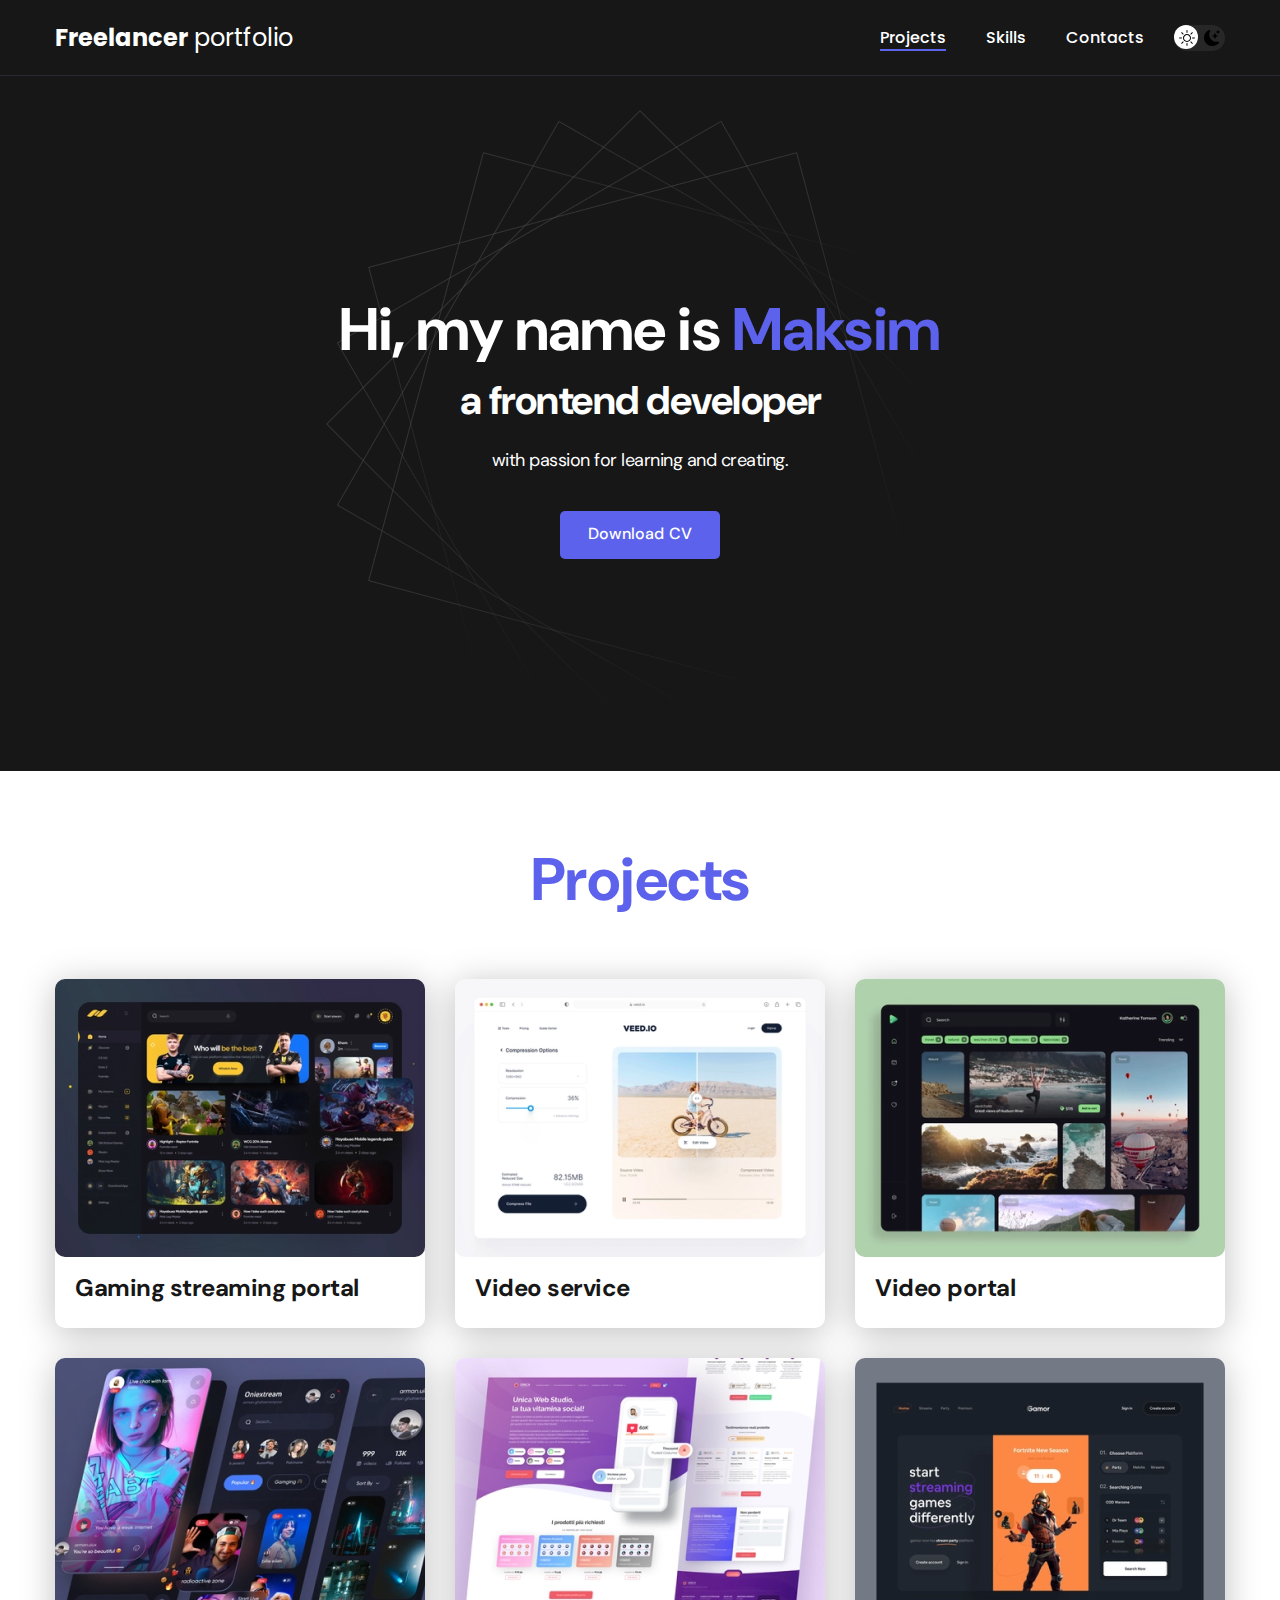
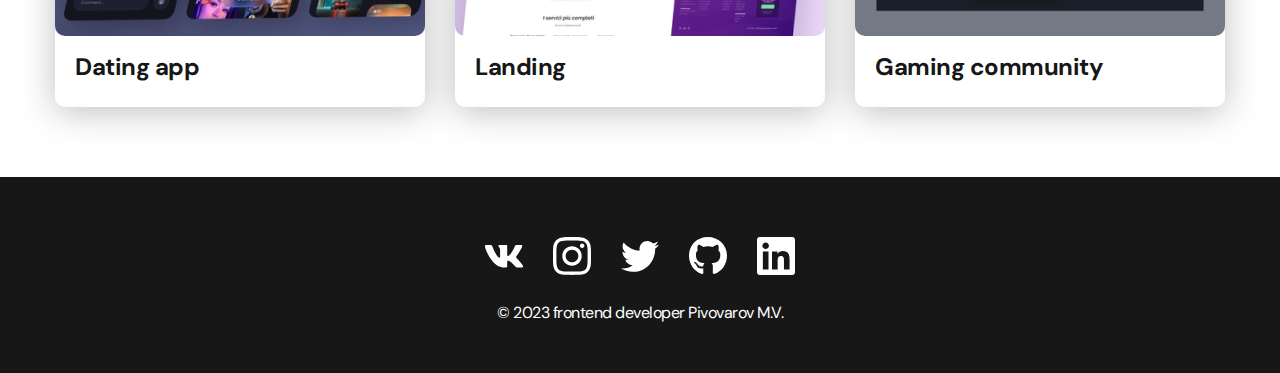
<file: index.html>
<!DOCTYPE html>
<html lang="en">
<head>
    <meta charset="UTF-8">
    <meta http-equiv="X-UA-Compatible" content="IE=edge">
    <meta name="viewport" content="width=device-width, initial-scale=1.0">
    <title>Freelancer portfolio</title>
    <link rel="stylesheet" href="./css/main.css">
    <link rel="preconnect" href="https://fonts.googleapis.com">
<link rel="preconnect" href="https://fonts.gstatic.com" crossorigin>
<link href="https://fonts.googleapis.com/css2?family=DM+Sans:wght@400;500;700&family=Poppins:wght@400;500;700&display=swap" rel="stylesheet">

</head>
<body>
    <nav class="nav">
        <div class="container">
            <div class="nav-row">
                <a class="logo" href="./index.html" ><strong>Freelancer</strong> portfolio</a>
                <button class="dark-mode-btn">
                    <img src="./img/icons/sun.svg" alt="light mode" class="dark-mode-btn__icon">
                    <img src="./img/icons/moon.svg" alt="dark mode" class="dark-mode-btn__icon">
                </button>
                <ul class="nav-list">
                    <li class="nav-list__item"><a href="./index.html" class="nav-list__link nav-list__link--activ">Projects</a></li>
                    <li class="nav-list__item"><a href="./skills.html" class="nav-list__link">Skills</a></li>
                    <li class="nav-list__item"><a href="./contacts.html" class="nav-list__link">Contacts</a></li>
                </ul>
            </div>
        </div>
    </nav>
    <header class="header">
            <div class="header__wrapper">
                <h1 class="header__title"><strong>Hi, my name is <em> Maksim </em> </strong>
                    <br> a frontend developer</h1>
                <div class="header__text">
                    <p>with passion for learning and creating.</p>
                </div>   
                <a class="btn" href="#">Download CV</a>
            </div>
    </header>
    <main class="section">
        <div class="container">
            <h2 class="title-1">Projects</h2>
            <ul class="projects">
                <li class="project">
                    <a href="#">
                        <img class="project__img" src="./img/projects/01.jpg" alt="project img">
                        <h3 class="project__title">Gaming streaming portal</h3>
                    </a>
                </li>
                <li class="project">
                    <a href="./project-page.html">
                        <img class="project__img" src="./img/projects/02.jpg" alt="project img">
                        <h3 class="project__title">Video service</h3>
                    </a>
                </li>
                <li class="project">
                    <a href="#">
                        <img class="project__img" src="./img/projects/03.jpg" alt="project img">
                        <h3 class="project__title">Video portal</h3>
                    </a>
                </li>
                <li class="project">
                    <a href="#">
                        <img class="project__img" src="./img/projects/04.jpg" alt="project img">
                        <h3 class="project__title">Dating app</h3>
                    </a>
                </li>
                <li class="project">
                    <a href="#">
                        <img class="project__img" src="./img/projects/05.jpg" alt="project img">
                        <h3 class="project__title">Landing</h3>
                    </a>
                </li>
                <li class="project">
                    <a href="#">
                        <img class="project__img" src="./img/projects/06.jpg" alt="project img">
                        <h3 class="project__title">Gaming community</h3>
                    </a>
                </li>
            </ul>
        </div>
    </main>
    <footer class="footer">
        <div class="container">
            <div class="footer-wrapper">
                <ul class="social">
                    <li class="social__item"><a href="#!"> <img src="./img/icons/vk.svg" alt="vk"></a> </li>
                    <li class="social__item"><a href="#!"> <img src="./img/icons/instagram.svg" alt="vk"></a> </li>
                    <li class="social__item"><a href="#!"> <img src="./img/icons/twitter.svg" alt="vk"></a> </li>
                    <li class="social__item"><a href="#!"> <img src="./img/icons/gitHub.svg" alt="vk"></a> </li>
                    <li class="social__item"><a href="#!"> <img src="./img/icons/linkedIn.svg" alt="vk"></a> </li>
                </ul>
                <div class="copyright">
                    <p>© 2023 frontend developer Pivovarov M.V.</p>
                </div>
            </div>
        </div>
    </footer>
<script src="./js/main.js"></script>
</body>
</html>
</file>
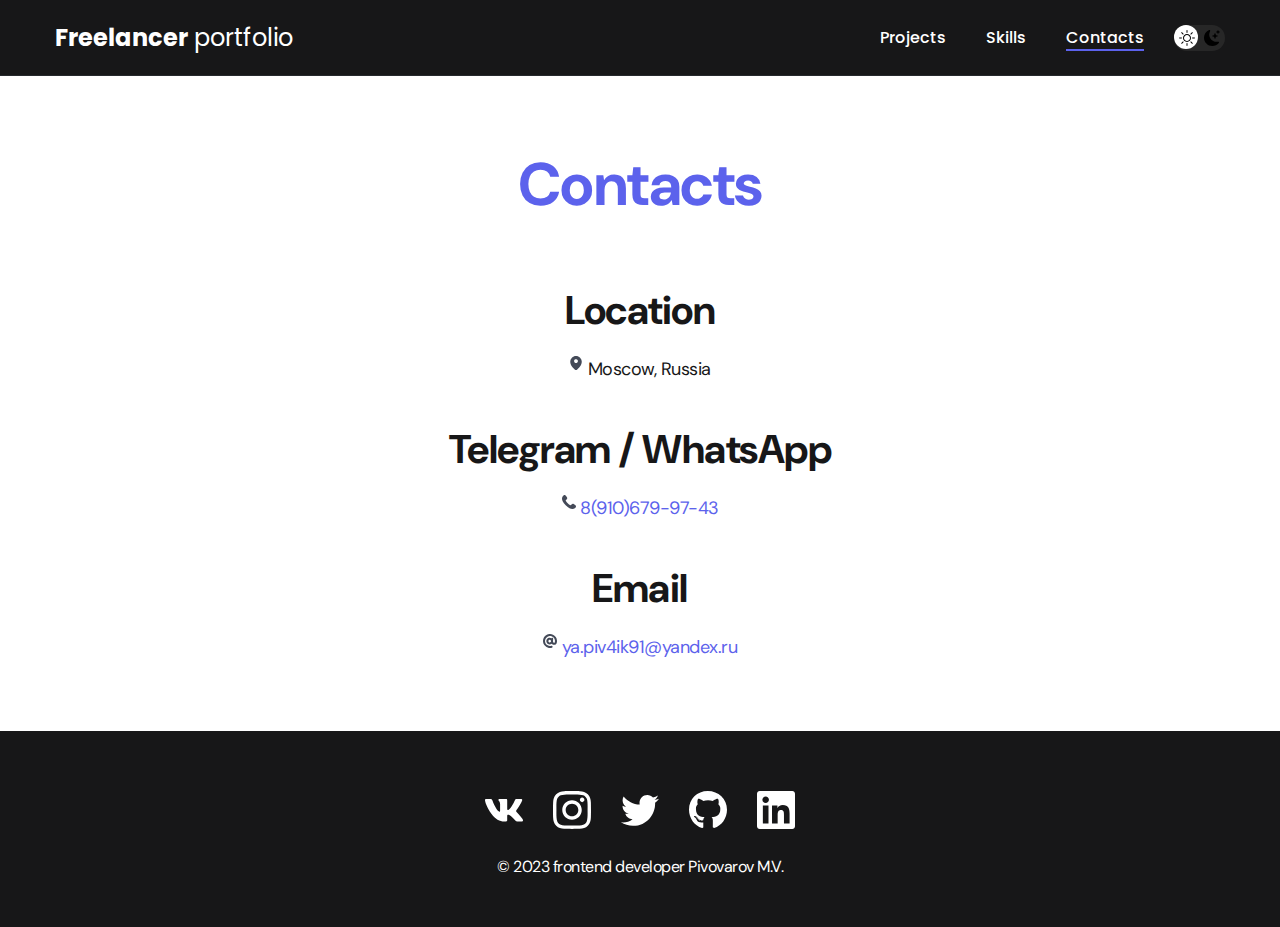
<file: contacts.html>
<!DOCTYPE html>
<html lang="en">
<head>
    <meta charset="UTF-8">
    <meta http-equiv="X-UA-Compatible" content="IE=edge">
    <meta name="viewport" content="width=device-width, initial-scale=1.0">
    <title>Freelancer portfolio</title>
    <link rel="stylesheet" href="./css/main.css">
    <link rel="preconnect" href="https://fonts.googleapis.com">
<link rel="preconnect" href="https://fonts.gstatic.com" crossorigin>
<link href="https://fonts.googleapis.com/css2?family=DM+Sans:wght@400;500;700&family=Poppins:wght@400;500;700&display=swap" rel="stylesheet">

</head>
<body>
    <nav class="nav">
        <div class="container">
            <div class="nav-row">
                <a class="logo" href="./index.html" ><strong>Freelancer</strong> portfolio</a>
                <button class="dark-mode-btn">
                    <img src="./img/icons/sun.svg" alt="light mode" class="dark-mode-btn__icon">
                    <img src="./img/icons/moon.svg" alt="dark mode" class="dark-mode-btn__icon">
                </button>
                <ul class="nav-list">
                    <li class="nav-list__item"><a href="./index.html" class="nav-list__link ">Projects</a></li>
                    <li class="nav-list__item"><a href="./skills.html" class="nav-list__link">Skills</a></li>
                    <li class="nav-list__item"><a href="./contacts.html" class="nav-list__link nav-list__link--activ">Contacts</a></li>
                </ul>
            </div>
        </div>
    </nav>

    <main class="section">
        <div class="container">
                <h1 class="title-1">Contacts</h1>
                <ul class="content-list">
                    <li class="content-list__item">
                        <h2 class="title-2">Location</h2>
                        <p class="text__text"><img class="location__img" src="./img/icons/map_location.svg" alt="map"> Moscow, Russia</p>
                    </li>
                    <li class="content-list__item">
                        <h2 class="title-2">Telegram / WhatsApp</h2>
                        <p class="text__text"><a href="tel:+79106799743"><img src="./img/icons/phone_call.svg" alt="call"> 8(910)679-97-43</a></p>
                    </li>
                    <li class="content-list__item">
                        <h2 class="title-2">Email</h2>
                        <p class="text__text"><a href="mailto:ya.piv4ik91@yandex.ru"><img src="./img/icons/email.svg" alt="Email"> ya.piv4ik91@yandex.ru</a></p>
                    </li>
                </ul>
    
        </div>
    </main>
    <footer class="footer">
        <div class="container">
            <div class="footer-wrapper">
                <ul class="social">
                    <li class="social__item"><a href="#!"> <img src="./img/icons/vk.svg" alt="vk"></a> </li>
                    <li class="social__item"><a href="#!"> <img src="./img/icons/instagram.svg" alt="vk"></a> </li>
                    <li class="social__item"><a href="#!"> <img src="./img/icons/twitter.svg" alt="vk"></a> </li>
                    <li class="social__item"><a href="#!"> <img src="./img/icons/gitHub.svg" alt="vk"></a> </li>
                    <li class="social__item"><a href="#!"> <img src="./img/icons/linkedIn.svg" alt="vk"></a> </li>
                </ul>
                <div class="copyright">
                    <p>© 2023 frontend developer Pivovarov M.V.</p>
                </div>
            </div>
        </div>
    </footer>
    <script src="./js/main.js"></script>
</body>
</html>
</file>
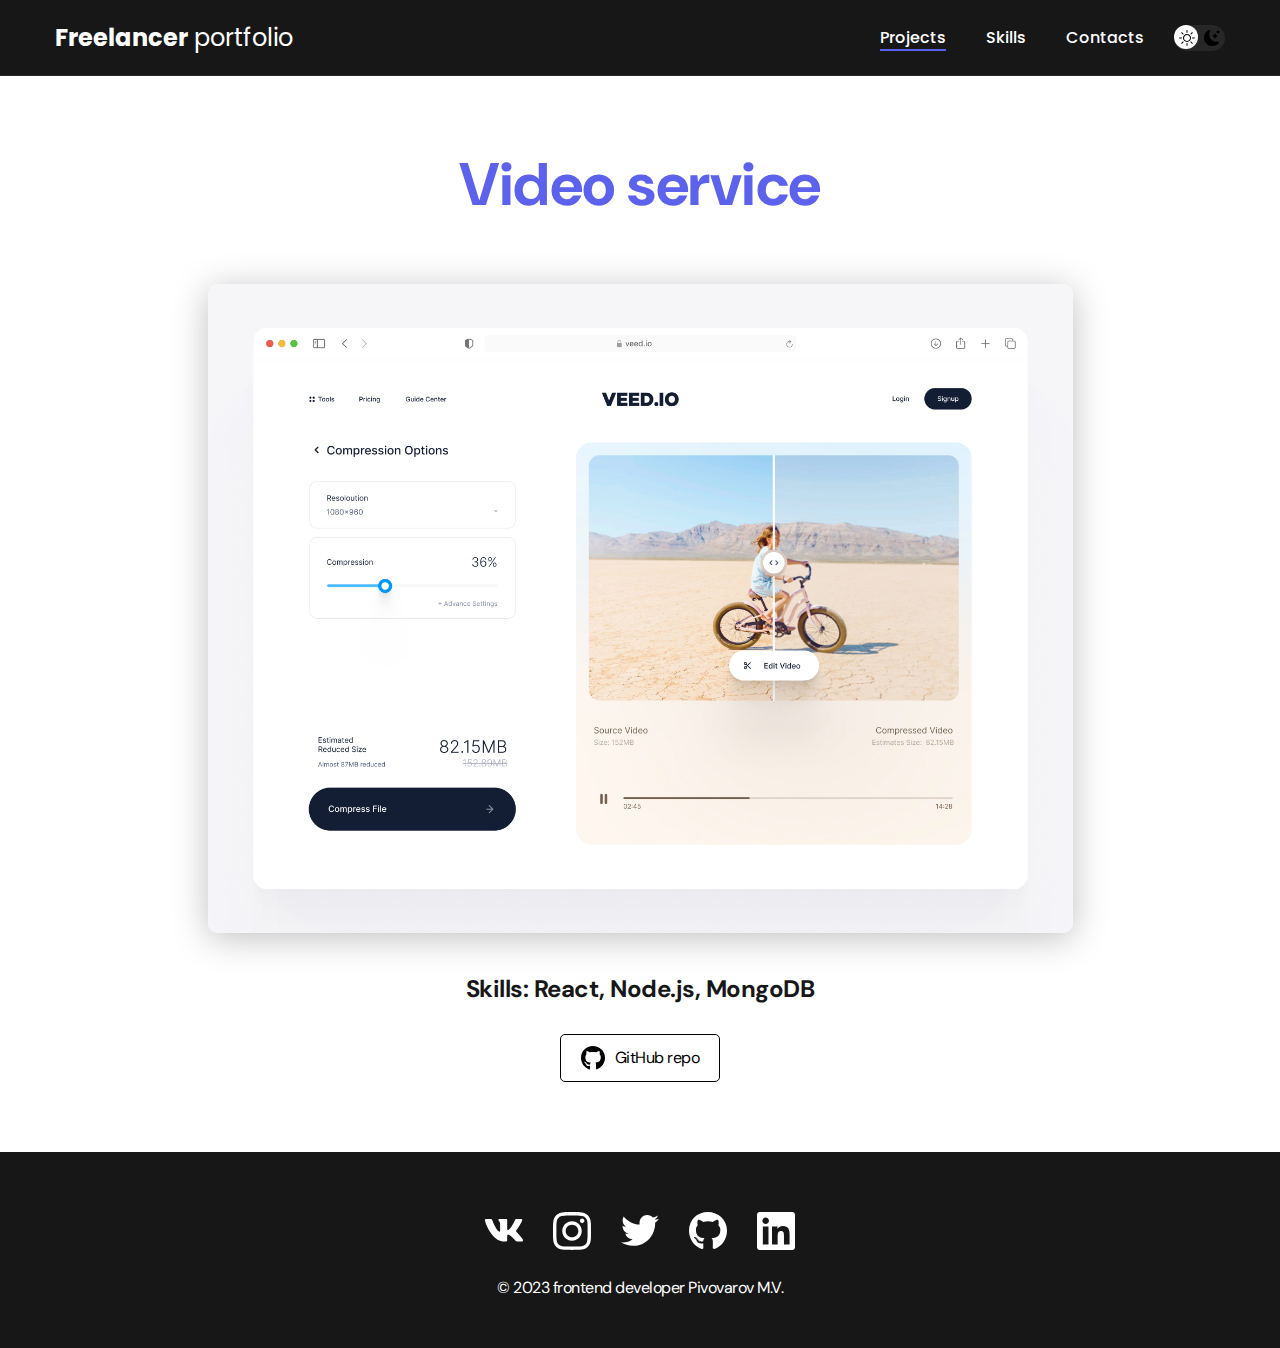
<file: project-page.html>
<!DOCTYPE html>
<html lang="en">
<head>
    <meta charset="UTF-8">
    <meta http-equiv="X-UA-Compatible" content="IE=edge">
    <meta name="viewport" content="width=device-width, initial-scale=1.0">
    <title>Freelancer portfolio</title>
    <link rel="stylesheet" href="./css/main.css">
    <link rel="preconnect" href="https://fonts.googleapis.com">
<link rel="preconnect" href="https://fonts.gstatic.com" crossorigin>
<link href="https://fonts.googleapis.com/css2?family=DM+Sans:wght@400;500;700&family=Poppins:wght@400;500;700&display=swap" rel="stylesheet">

</head>
<body>
    <nav class="nav">
        <div class="container">
            <div class="nav-row">
                <a class="logo" href="./index.html" ><strong>Freelancer</strong> portfolio</a>
                <button class="dark-mode-btn">
                    <img src="./img/icons/sun.svg" alt="light mode" class="dark-mode-btn__icon">
                    <img src="./img/icons/moon.svg" alt="dark mode" class="dark-mode-btn__icon">
                </button>
                <ul class="nav-list">
                    <li class="nav-list__item"><a href="./index.html" class="nav-list__link nav-list__link--activ">Projects</a></li>
                    <li class="nav-list__item"><a href="./skills.html" class="nav-list__link">Skills</a></li>
                    <li class="nav-list__item"><a href="./contacts.html" class="nav-list__link">Contacts</a></li>
                </ul>
            </div>
        </div>
    </nav>

    <main class="section">
        <div class="container">
            <div class="project-details">
                <h1 class="title-1">Video service</h1>
                <img class="project-details__img" src="./img/projects/02-big.jpg" alt="#">
                <div class="project-details__desc">
                    <p>Skills: React, Node.js, MongoDB</p>
                </div>
                <a href="#!" class="btn-outline">
                    <img src="./img/icons/gitHub-black.svg" alt="#">
                    GitHub repo
                </a>
            </div>
    
        </div>
    </main>
    <footer class="footer">
        <div class="container">
            <div class="footer-wrapper">
                <ul class="social">
                    <li class="social__item"><a href="#!"> <img src="./img/icons/vk.svg" alt="vk"></a> </li>
                    <li class="social__item"><a href="#!"> <img src="./img/icons/instagram.svg" alt="vk"></a> </li>
                    <li class="social__item"><a href="#!"> <img src="./img/icons/twitter.svg" alt="vk"></a> </li>
                    <li class="social__item"><a href="#!"> <img src="./img/icons/gitHub.svg" alt="vk"></a> </li>
                    <li class="social__item"><a href="#!"> <img src="./img/icons/linkedIn.svg" alt="vk"></a> </li>
                </ul>
                <div class="copyright">
                    <p>© 2023 frontend developer Pivovarov M.V.</p>
                </div>
            </div>
        </div>
    </footer>
    <script src="./js/main.js"></script>
</body>
</html>
</file>
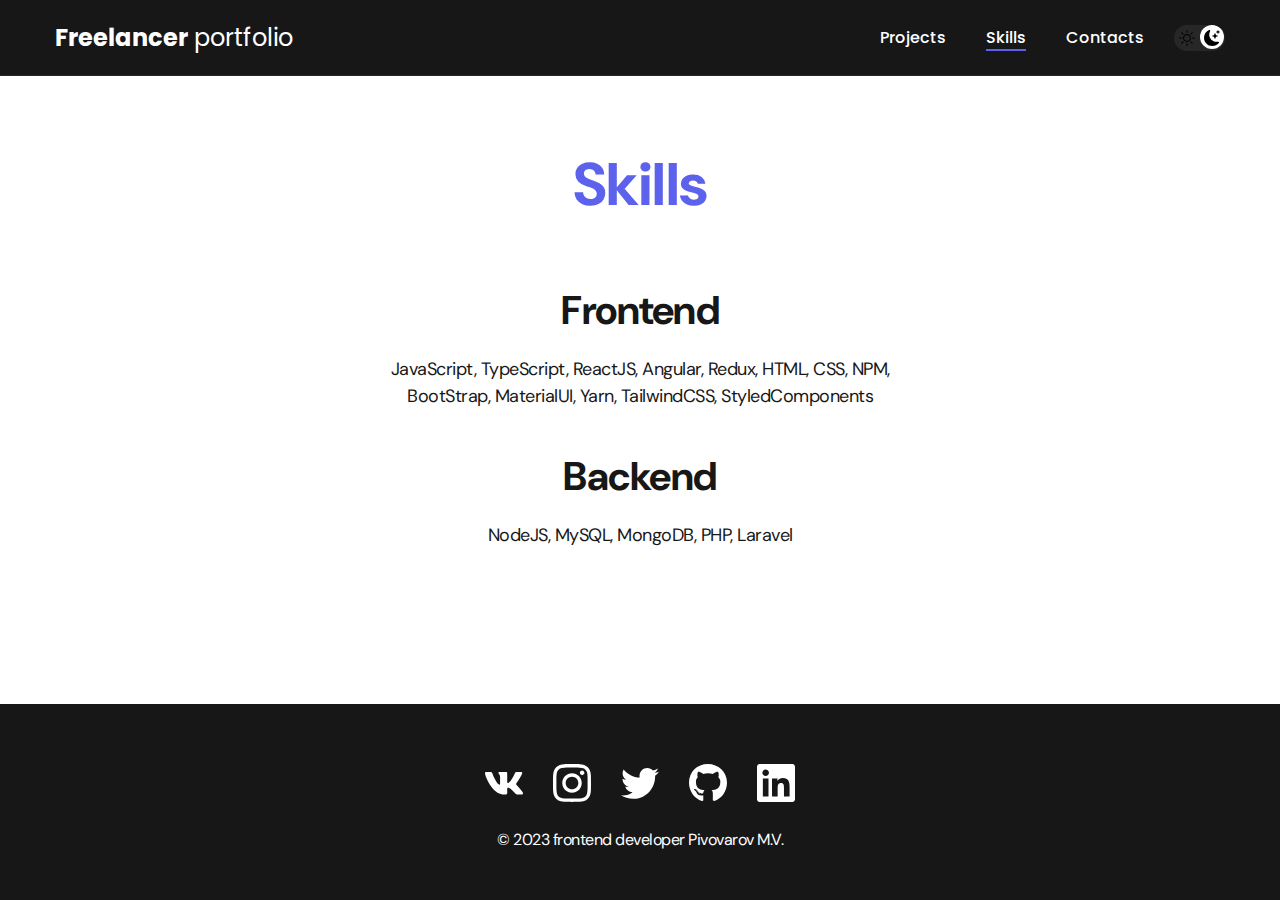
<file: skills.html>
<!DOCTYPE html>
<html lang="en">
<head>
    <meta charset="UTF-8">
    <meta http-equiv="X-UA-Compatible" content="IE=edge">
    <meta name="viewport" content="width=device-width, initial-scale=1.0">
    <title>Freelancer portfolio</title>
    <link rel="stylesheet" href="./css/main.css">
    <link rel="preconnect" href="https://fonts.googleapis.com">
<link rel="preconnect" href="https://fonts.gstatic.com" crossorigin>
<link href="https://fonts.googleapis.com/css2?family=DM+Sans:wght@400;500;700&family=Poppins:wght@400;500;700&display=swap" rel="stylesheet">

</head>
<body>
    <nav class="nav">
        <div class="container">
            <div class="nav-row">
                <a class="logo" href="./index.html" ><strong>Freelancer</strong> portfolio</a>
                <button class="dark-mode-btn dark-mode-btn--activ ">
                    <img src="./img/icons/sun.svg" alt="light mode" class="dark-mode-btn__icon">
                    <img src="./img/icons/moon.svg" alt="dark mode" class="dark-mode-btn__icon">
                </button>
                <ul class="nav-list">
                    <li class="nav-list__item"><a href="./index.html" class="nav-list__link ">Projects</a></li>
                    <li class="nav-list__item"><a href="./skills.html" class="nav-list__link nav-list__link--activ">Skills</a></li>
                    <li class="nav-list__item"><a href="./contacts.html" class="nav-list__link">Contacts</a></li>
                </ul>
            </div>
        </div>
    </nav>

    <main class="section">
        <div class="container">
                <h1 class="title-1">Skills</h1>
                <ul class="content-list">
                    <li class="content-list__item">
                        <h2 class="title-2">Frontend</h2>
                        <p class="text__text">JavaScript, TypeScript, ReactJS, Angular, Redux, HTML, CSS, NPM, BootStrap, MaterialUI, Yarn, TailwindCSS, StyledComponents</p>
                    </li>
                    <li class="content-list__item">
                        <h2 class="title-2">Backend</h2>
                        <p class="text__text">NodeJS, MySQL, MongoDB, PHP, Laravel</p>
                    </li>
                </ul>
    
        </div>
    </main>
    <footer class="footer">
        <div class="container">
            <div class="footer-wrapper">
                <ul class="social">
                    <li class="social__item"><a href="#!"> <img src="./img/icons/vk.svg" alt="vk"></a> </li>
                    <li class="social__item"><a href="#!"> <img src="./img/icons/instagram.svg" alt="vk"></a> </li>
                    <li class="social__item"><a href="#!"> <img src="./img/icons/twitter.svg" alt="vk"></a> </li>
                    <li class="social__item"><a href="#!"> <img src="./img/icons/gitHub.svg" alt="vk"></a> </li>
                    <li class="social__item"><a href="#!"> <img src="./img/icons/linkedIn.svg" alt="vk"></a> </li>
                </ul>
                <div class="copyright">
                    <p>© 2023 frontend developer Pivovarov M.V.</p>
                </div>
            </div>
        </div>
    </footer>
    <script src="./js/main.js"></script>
</body>
</html>
</file>
<file: css/main.css>
@import "./reset.css";
@import url('https://fonts.googleapis.com/css2?family=DM+Sans:wght@400;500;700&family=Poppins:wght@400;500;700&display=swap');


/*
font-family: 'DM Sans', sans-serif;
font-family: 'Poppins', sans-serif;
*/ 
:root{
    --blackpure: #000;
    --black: #171718;
    --black-border: #26292D;
    --white: #fff;
    --purple: #5C62EC;

    --text-color: var(--black);
    --dark-bg: var(--black);
    --dark-border: var(--black-border);
    --header-text: var(--white);
    --accent:var(--purple);


    --page-bg: var(--white);
    --text-color: var(--black);
    --title-1: var(--accent);
    
    --project-card-bg: var(--white);
    --project-card-text: var(--black);
    --box-shadow: 0px 5px 35px rgba(0, 0, 0, 0.25);
}



/*light mode*/




.dark{
    --page-bg: #252526;
    --text-color: var(--white);
    --title-1: var(--white);

    --project-card-bg: var(--black);
    --project-card-text: var(--white);
    --box-shadow: 0px 5px 35px rgba(0, 0, 0, 0.8);
}
html, body{
    font-family: 'DM Sans', sans-serif;
    letter-spacing: -0.5px;

    min-height: 100vh;
    display: flex;
    flex-direction: column;


    background-color: var(--page-bg);
    color: var(--text-color);
}

.container{
    margin: 0 auto;
    padding: 0 15px;
    max-width: 1200px;
}
/*nav*/

.nav{
    background-color: var(--dark-bg);
    color: var(--header-text);
    padding: 20px 0;
    border-bottom: 1px solid var(--dark-border);
    letter-spacing: normal;
}
.nav-row{
    display: flex;
    justify-content: flex-end;
    align-items: center;
    column-gap: 30px;
    row-gap: 20px;
    flex-wrap: wrap;
}
.logo{
    margin-right: auto;
    color:var(--header-text);
    font-size: 24px;
    font-family: 'Poppins', sans-serif;

}
.logo strong{
    font-weight: 700;
}
.nav-list{
    display: flex;
    flex-wrap: wrap;
    row-gap: 10px;
    align-items: center;
    column-gap: 40px;
    font-size: 16px;
    font-weight: 500;
    font-family: 'Poppins', sans-serif;
}
.nav-list__link{
    color:var(--header-text);
    transition: opacity 0.2s ease-in;
}
.nav-list__link:hover{
    opacity: 0.8;
}
.nav-list__link--activ{
    position: relative;
}
.nav-list__link--activ::before{
    content: "";
    position: absolute;
    left: 0;
    top: 100%;
    display: block;
    height: 2px;
    width: 100%;
    background-color:var(--accent);
}
/*dark mode btn*/
.dark-mode-btn{
    order: 1;
    position: relative;
    display: flex;
    justify-content: space-between;
    width: 51px;
    height: 26px;
    background-color: #272727;
    border-radius: 50px;
    padding: 5px;

}
.dark-mode-btn::before{
    position: absolute;
    top: 0;
    left: 0;
    content: "";
    display: block;
    width: 24px;
    height: 24px;
    background-color: #fff;
    border-radius: 50%;
    transition: left 0.2s ease-in;
}
.dark-mode-btn--activ::before{
    left: 26px;

}
.dark-mode-btn__icon{
    position: relative;
}

/*header*/



.header{
    padding: 40px 0;
    min-height: 695px;

    background-color:var(--dark-bg);
    background-image: url(./../img/header_bg.png);
    background-repeat: no-repeat;
    background-size: auto;
    background-position: center center;

    color: var(--header-text);
    display: flex;
    justify-content: center;
    align-items: center;
    text-align: center;
}
.header__wrapper{
    padding: 0 15px;
    max-width: 660px;
}
.header__title{
    font-size: 40px;
    font-weight: 700;
    line-height: 1.4;
    margin-bottom: 20px;

}
.header__title strong{
    font-size: 60px;
    font-weight: 700;
}
.header__title em{
    font-style: normal;
    color: var(--accent);
}
.header__text{
    font-size: 18px;
    line-height: 1.333;
    margin-bottom: 40px;
}
.header__text p + p{
    margin-top: 1em;


}

.btn{
    display: inline-block;
    height: 48px;
    padding: 12px 28px;

    border-radius: 5px;
    background-color:var(--accent) ;
    color: var(--white);
    letter-spacing: 0.15px;
    font-size: 16px;
    font-weight: 500;

    transition: opacity 0.2s ease-in;
}
.btn:hover{
    opacity: 0.8;
}
.btn:active{
    position: relative;
    top: 1px;
}

/*general*/
.section{
    padding: 70px 0;
}
.title-1{
    margin-bottom: 60px;
    font-size: 60px;
    font-weight: 700;
    line-height: 1.3;
    color: var(--title-1);
    text-align: center;
}



/*project*/

.projects{
    display: flex;
    flex-wrap: wrap;
    justify-content: center;
    column-gap: 30px;
    row-gap: 30px;

}
.project{
    max-width: 370px;
    background-color: var(--project-card-bg);
    box-shadow: var(--box-shadow);
    border-radius: 10px;


}
.project__img{
    border-radius: 10px;
}
.project__title{
    padding: 15px 20px 25px;
    font-weight: 700;
    font-size: 24px;
    line-height: 1.3;
    color: var(--project-card-text);

}


/*project details*/
.project-details{
    max-width: 865px;
    margin: 0 auto;

    display: flex;
    flex-direction: column;
    align-items: center;
}
.project-details__img{
    max-width: 100%;
    margin-bottom: 40px;
    box-shadow: 0px 5px 35px 0px #00000040;
    border-radius: 10px;

}
.project-details__desc{
    margin-bottom: 30px;
    font-weight: 700;
    font-size: 24px;
    line-height: 1.3;
}
.btn-outline{
    background-color: var(--white);
    height: 48px;
    padding: 12px 20px;
    border-radius: 5px;
    border: 1px solid var(--blackpure);
    color: var(--blackpure);
    display: flex;
    column-gap: 10px;
    align-items: center;

    transition: opacity 0.2s ease-in;
}
.btn-outline:hover{
    opacity: 0.8;
}
.btn-outline:active{
    position: relative;
    top: 1px;
}

/*skils*/

.content-list{
    max-width: 571px;
    margin: 0 auto;

    display: flex;
    flex-direction: column;
    align-items: center;
    text-align: center;
    row-gap: 40px;

}
.content-list a{
    color: var(--accent);
}
.title-2{
    color: var(--text-color);
    font-weight: 700;
    font-size: 40px;
    line-height: 1.3;
    margin-bottom: 20px;
}
.content-list__item{
    color: var(--text-color);
    font-weight: 400;
    font-size: 18px;
    line-height: 1.5;

}



/* footer*/



.footer{
    margin-top: auto;
    padding: 60px 0 50px;
    background-color: var(--dark-bg);
    color: var(--header-text);


}
.footer-wrapper{
    display: flex;
    flex-direction: column;
    align-items: center;
    row-gap: 27px;
}
.social{
    display: flex;
    column-gap: 30px;
    align-items: center;
}
.copyright{
    font-size: 16px;
}


@media (max-width: 620px){
    .header{
        min-height: unset;
    }
    .header__title{
        font-size: 30px;
    }
    .header__title strong{
        font-size: 40px;
    }
    .section{
        padding: 40px 0;
    }
    .title-1{
        margin-bottom: 30px;
        font-size: 40px;
    }
    .project__title{
        font-size: 22px;
    }
    .footer{
        padding: 40px 0 30px;
    }
    .social__item{
        width: 28px;
    }
    .footer-wrapper{
        row-gap: 20px;
    }
    .social{
        column-gap: 20px;
    }
    .title-2{
        font-size:30px ;
        margin-bottom: 10px;
    }
    .content-list{
        row-gap: 20px;
    }
    .content-list__item{
        font-size: 16px;
    }
    .project-details__desc{
        font-size: 22px;
        margin-bottom: 20px;
    }
    .nav-row{
        justify-content: space-between;

    }
    .dark-mode-btn{
        order: 0;
    }
}
</file>
